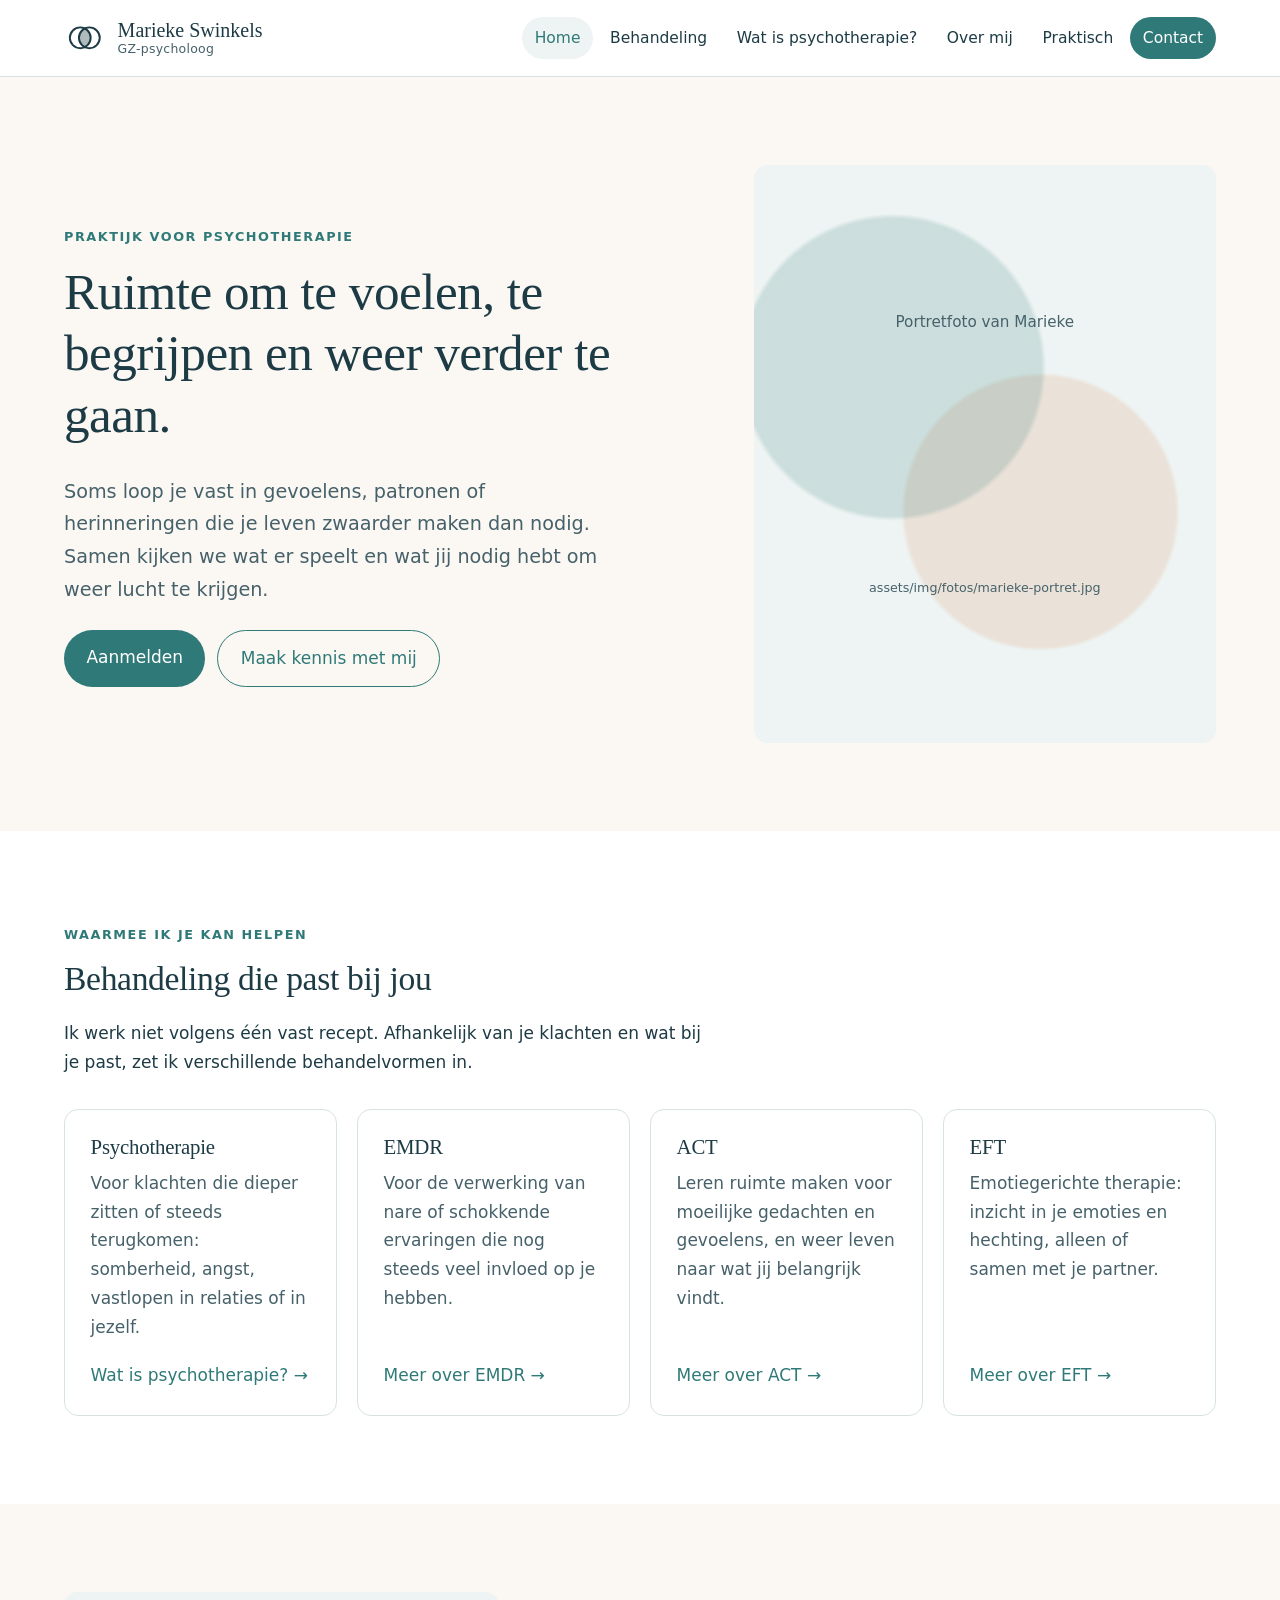
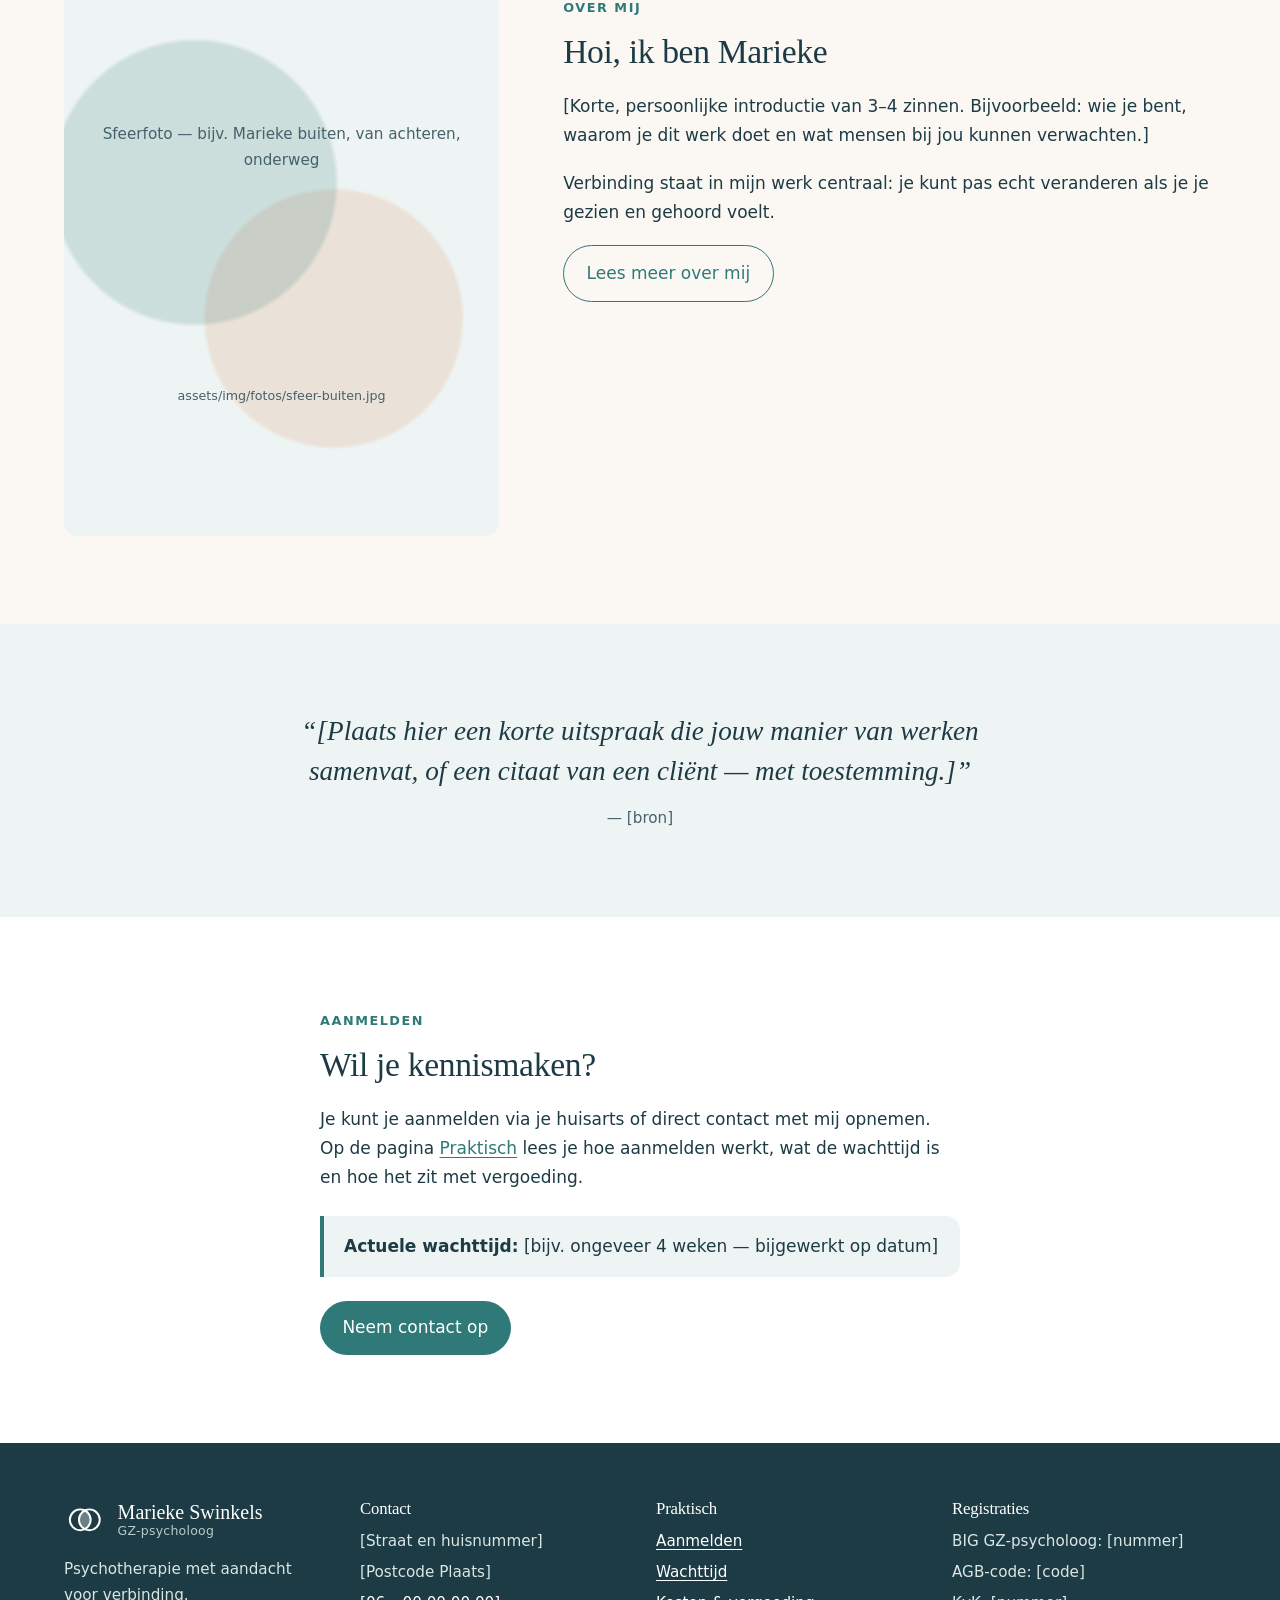
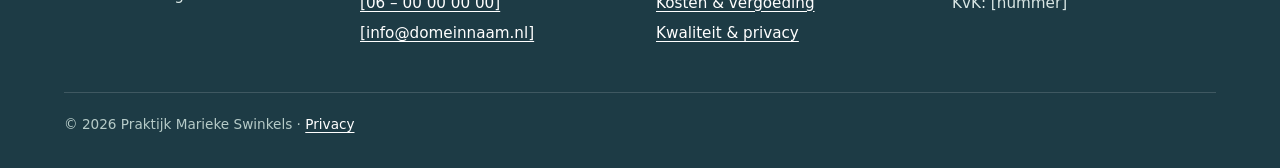
<file: opzet website/index.html>
<!DOCTYPE html>
<html lang="nl">
<head>
  <meta charset="utf-8">
  <meta name="viewport" content="width=device-width, initial-scale=1">
  <title>Marieke Swinkels — GZ-psycholoog</title>
  <meta name="description" content="Praktijk voor psychotherapie. Marieke Swinkels, GZ-psycholoog, werkt onder meer met EMDR, ACT en EFT.">
  <link rel="icon" href="assets/img/favicon.svg" type="image/svg+xml">
  <link rel="stylesheet" href="assets/css/style.css">
</head>
<body>
<a class="skip-link" href="#inhoud">Naar de inhoud</a>
<header class="site-header">
  <div class="container">
    <a class="logo" href="index.html" aria-label="Marieke Swinkels — naar de homepage">
      <svg viewBox="0 0 64 64" aria-hidden="true"><circle cx="25" cy="32" r="16" fill="none" stroke="currentColor" stroke-width="3"/><circle cx="39" cy="32" r="16" fill="none" stroke="currentColor" stroke-width="3"/><path d="M32 17.6A16 16 0 0 1 32 46.4A16 16 0 0 1 32 17.6z" fill="currentColor" opacity=".35"/></svg>
      <span class="logo-tekst"><span class="logo-naam">Marieke Swinkels</span><span class="logo-sub">GZ-psycholoog</span></span>
    </a>
    <button class="nav-toggle" aria-expanded="false" aria-controls="hoofdmenu">Menu</button>
    <nav class="hoofdmenu" id="hoofdmenu" aria-label="Hoofdmenu">
      <ul>
        <li><a href="index.html" aria-current="page">Home</a></li><li><a href="behandeling.html">Behandeling</a></li><li><a href="wat-is-psychotherapie.html">Wat is psychotherapie?</a></li><li><a href="over-mij.html">Over mij</a></li><li><a href="praktisch.html">Praktisch</a></li><li><a href="contact.html" class="knop-menu">Contact</a></li>
      </ul>
    </nav>
  </div>
</header>
<main id="inhoud">
<section class="hero">
  <div class="container">
    <div>
      <span class="label">Praktijk voor psychotherapie</span>
      <h1>Ruimte om te voelen, te begrijpen en weer verder te gaan.</h1>
      <p class="intro">Soms loop je vast in gevoelens, patronen of herinneringen die je leven zwaarder maken dan nodig. Samen kijken we wat er speelt en wat jij nodig hebt om weer lucht te krijgen.</p>
      <div class="knoppen">
        <a class="knop" href="praktisch.html#aanmelden">Aanmelden</a>
        <a class="knop knop-licht" href="over-mij.html">Maak kennis met mij</a>
      </div>
    </div>
    <div class="foto "><div class="foto-placeholder">Portretfoto van Marieke<br><small>assets/img/fotos/marieke-portret.jpg</small></div></div>
  </div>
</section>

<section class="vlak-wit">
  <div class="container">
    <div class="smal">
      <span class="label">Waarmee ik je kan helpen</span>
      <h2>Behandeling die past bij jou</h2>
      <p>Ik werk niet volgens één vast recept. Afhankelijk van je klachten en wat bij je past, zet ik verschillende behandelvormen in.</p>
    </div>
    <div class="kaarten">
      <article class="kaart">
        <h3>Psychotherapie</h3>
        <p>Voor klachten die dieper zitten of steeds terugkomen: somberheid, angst, vastlopen in relaties of in jezelf.</p>
        <a class="meer" href="wat-is-psychotherapie.html">Wat is psychotherapie?</a>
      </article>
      <article class="kaart">
        <h3>EMDR</h3>
        <p>Voor de verwerking van nare of schokkende ervaringen die nog steeds veel invloed op je hebben.</p>
        <a class="meer" href="behandeling.html#emdr">Meer over EMDR</a>
      </article>
      <article class="kaart">
        <h3>ACT</h3>
        <p>Leren ruimte maken voor moeilijke gedachten en gevoelens, en weer leven naar wat jij belangrijk vindt.</p>
        <a class="meer" href="behandeling.html#act">Meer over ACT</a>
      </article>
      <article class="kaart">
        <h3>EFT</h3>
        <p>Emotiegerichte therapie: inzicht in je emoties en hechting, alleen of samen met je partner.</p>
        <a class="meer" href="behandeling.html#eft">Meer over EFT</a>
      </article>
    </div>
  </div>
</section>

<section>
  <div class="container duo">
    <div class="foto "><div class="foto-placeholder">Sfeerfoto — bijv. Marieke buiten, van achteren, onderweg<br><small>assets/img/fotos/sfeer-buiten.jpg</small></div></div>
    <div>
      <span class="label">Over mij</span>
      <h2>Hoi, ik ben Marieke</h2>
      <p>[Korte, persoonlijke introductie van 3–4 zinnen. Bijvoorbeeld: wie je bent, waarom je dit werk doet en wat mensen bij jou kunnen verwachten.]</p>
      <p>Verbinding staat in mijn werk centraal: je kunt pas echt veranderen als je je gezien en gehoord voelt.</p>
      <a class="knop knop-licht" href="over-mij.html">Lees meer over mij</a>
    </div>
  </div>
</section>

<section class="vlak-mist">
  <div class="container">
    <blockquote class="citaat">
      “[Plaats hier een korte uitspraak die jouw manier van werken samenvat, of een citaat van een cliënt — met toestemming.]”
      <cite>— [bron]</cite>
    </blockquote>
  </div>
</section>

<section class="vlak-wit">
  <div class="container smal">
    <span class="label">Aanmelden</span>
    <h2>Wil je kennismaken?</h2>
    <p>Je kunt je aanmelden via je huisarts of direct contact met mij opnemen. Op de pagina <a href="praktisch.html">Praktisch</a> lees je hoe aanmelden werkt, wat de wachttijd is en hoe het zit met vergoeding.</p>
    <div class="melding"><strong>Actuele wachttijd:</strong> [bijv. ongeveer 4 weken — bijgewerkt op datum]</div>
    <div class="knoppen"><a class="knop" href="contact.html">Neem contact op</a></div>
  </div>
</section>
</main>
<footer class="site-footer">
  <div class="container">
    <div class="footer-grid">
      <div>
        <a class="logo" href="index.html"><svg viewBox="0 0 64 64" aria-hidden="true"><circle cx="25" cy="32" r="16" fill="none" stroke="currentColor" stroke-width="3"/><circle cx="39" cy="32" r="16" fill="none" stroke="currentColor" stroke-width="3"/><path d="M32 17.6A16 16 0 0 1 32 46.4A16 16 0 0 1 32 17.6z" fill="currentColor" opacity=".35"/></svg><span class="logo-tekst"><span class="logo-naam">Marieke Swinkels</span><span class="logo-sub">GZ-psycholoog</span></span></a>
        <p>Psychotherapie met aandacht voor verbinding.</p>
      </div>
      <div>
        <h3>Contact</h3>
        <ul>
          <li>[Straat en huisnummer]</li>
          <li>[Postcode Plaats]</li>
          <li><a href="tel:+31600000000">[06 – 00 00 00 00]</a></li>
          <li><a href="mailto:info@example.nl">[info@domeinnaam.nl]</a></li>
        </ul>
      </div>
      <div>
        <h3>Praktisch</h3>
        <ul>
          <li><a href="praktisch.html#aanmelden">Aanmelden</a></li>
          <li><a href="praktisch.html#wachttijd">Wachttijd</a></li>
          <li><a href="praktisch.html#kosten">Kosten &amp; vergoeding</a></li>
          <li><a href="praktisch.html#kwaliteit">Kwaliteit &amp; privacy</a></li>
        </ul>
      </div>
      <div>
        <h3>Registraties</h3>
        <ul>
          <li>BIG GZ-psycholoog: [nummer]</li>
          <li>AGB-code: [code]</li>
          <li>KvK: [nummer]</li>
        </ul>
      </div>
    </div>
    <div class="footer-onder">© <span id="jaar">2026</span> Praktijk Marieke Swinkels · <a href="praktisch.html#kwaliteit">Privacy</a></div>
  </div>
</footer>
<script src="assets/js/main.js"></script>
</body>
</html>
</file>
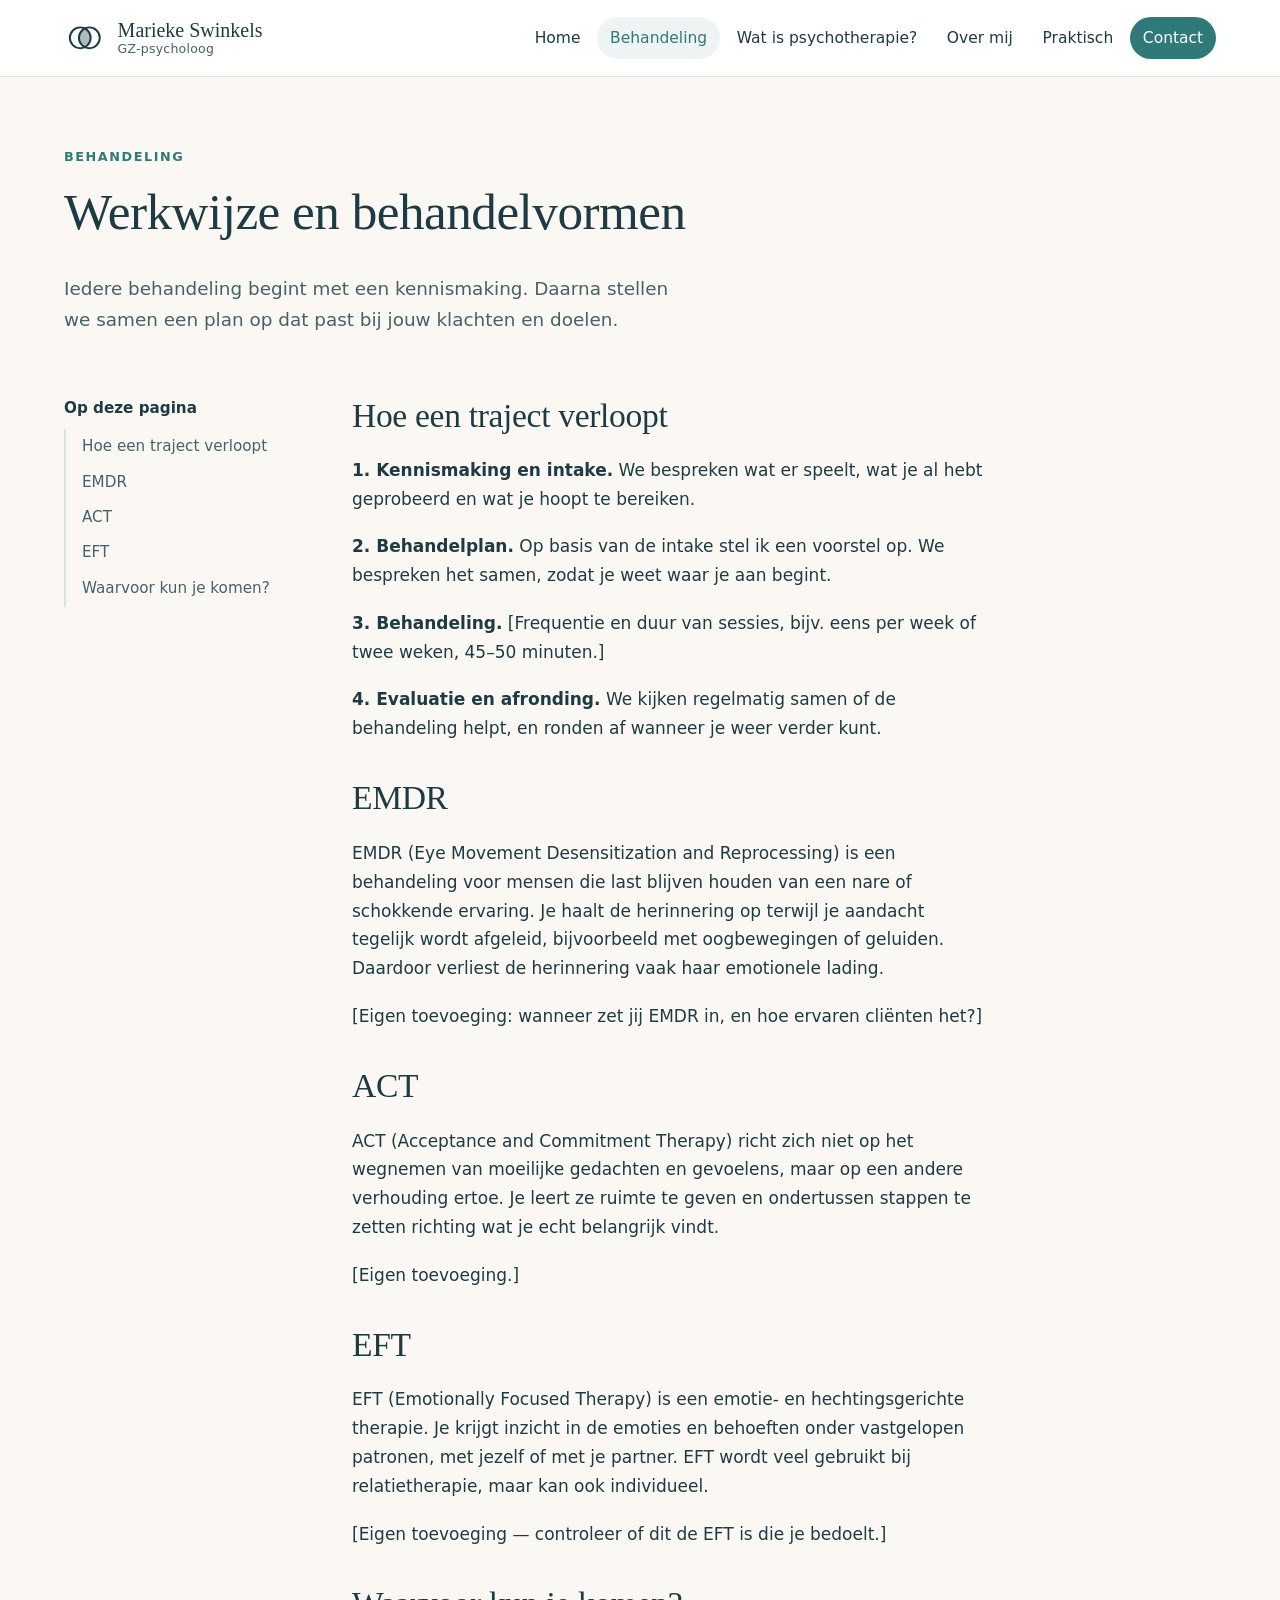
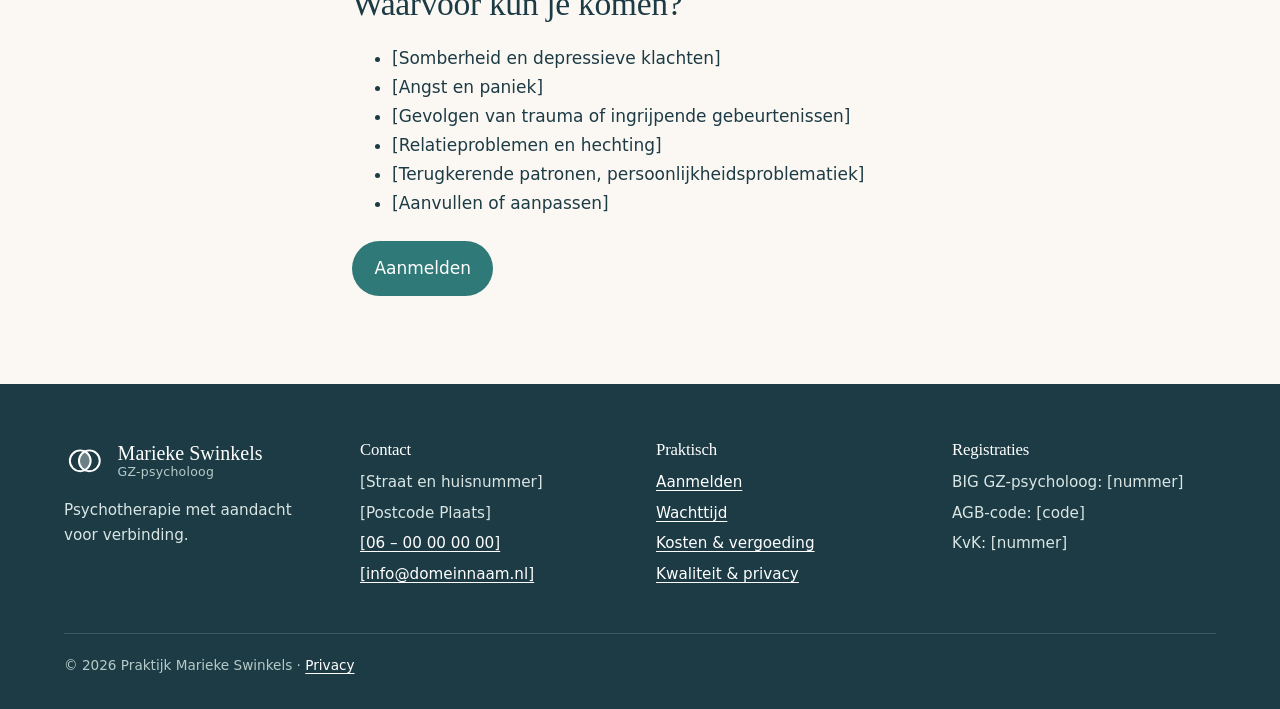
<file: opzet website/behandeling.html>
<!DOCTYPE html>
<html lang="nl">
<head>
  <meta charset="utf-8">
  <meta name="viewport" content="width=device-width, initial-scale=1">
  <title>Behandeling — Marieke Swinkels</title>
  <meta name="description" content="Werkwijze en behandelvormen: psychotherapie, EMDR, ACT en EFT.">
  <link rel="icon" href="assets/img/favicon.svg" type="image/svg+xml">
  <link rel="stylesheet" href="assets/css/style.css">
</head>
<body>
<a class="skip-link" href="#inhoud">Naar de inhoud</a>
<header class="site-header">
  <div class="container">
    <a class="logo" href="index.html" aria-label="Marieke Swinkels — naar de homepage">
      <svg viewBox="0 0 64 64" aria-hidden="true"><circle cx="25" cy="32" r="16" fill="none" stroke="currentColor" stroke-width="3"/><circle cx="39" cy="32" r="16" fill="none" stroke="currentColor" stroke-width="3"/><path d="M32 17.6A16 16 0 0 1 32 46.4A16 16 0 0 1 32 17.6z" fill="currentColor" opacity=".35"/></svg>
      <span class="logo-tekst"><span class="logo-naam">Marieke Swinkels</span><span class="logo-sub">GZ-psycholoog</span></span>
    </a>
    <button class="nav-toggle" aria-expanded="false" aria-controls="hoofdmenu">Menu</button>
    <nav class="hoofdmenu" id="hoofdmenu" aria-label="Hoofdmenu">
      <ul>
        <li><a href="index.html">Home</a></li><li><a href="behandeling.html" aria-current="page">Behandeling</a></li><li><a href="wat-is-psychotherapie.html">Wat is psychotherapie?</a></li><li><a href="over-mij.html">Over mij</a></li><li><a href="praktisch.html">Praktisch</a></li><li><a href="contact.html" class="knop-menu">Contact</a></li>
      </ul>
    </nav>
  </div>
</header>
<main id="inhoud">
<section class="paginakop">
  <div class="container"><span class="label">Behandeling</span><h1>Werkwijze en behandelvormen</h1>
  <p>Iedere behandeling begint met een kennismaking. Daarna stellen we samen een plan op dat past bij jouw klachten en doelen.</p></div>
</section>
<section style="padding-top:1rem">
  <div class="container inhoud-grid">
    <aside class="zijmenu" aria-label="Op deze pagina">
      <p>Op deze pagina</p>
      <ul>
        <li><a href="#werkwijze">Hoe een traject verloopt</a></li>
        <li><a href="#emdr">EMDR</a></li>
        <li><a href="#act">ACT</a></li>
        <li><a href="#eft">EFT</a></li>
        <li><a href="#klachten">Waarvoor kun je komen?</a></li>
      </ul>
    </aside>
    <article class="artikel smal">
      <h2 id="werkwijze">Hoe een traject verloopt</h2>
      <p><strong>1. Kennismaking en intake.</strong> We bespreken wat er speelt, wat je al hebt geprobeerd en wat je hoopt te bereiken.</p>
      <p><strong>2. Behandelplan.</strong> Op basis van de intake stel ik een voorstel op. We bespreken het samen, zodat je weet waar je aan begint.</p>
      <p><strong>3. Behandeling.</strong> [Frequentie en duur van sessies, bijv. eens per week of twee weken, 45–50 minuten.]</p>
      <p><strong>4. Evaluatie en afronding.</strong> We kijken regelmatig samen of de behandeling helpt, en ronden af wanneer je weer verder kunt.</p>

      <h2 id="emdr">EMDR</h2>
      <p>EMDR (Eye Movement Desensitization and Reprocessing) is een behandeling voor mensen die last blijven houden van een nare of schokkende ervaring. Je haalt de herinnering op terwijl je aandacht tegelijk wordt afgeleid, bijvoorbeeld met oogbewegingen of geluiden. Daardoor verliest de herinnering vaak haar emotionele lading.</p>
      <p>[Eigen toevoeging: wanneer zet jij EMDR in, en hoe ervaren cliënten het?]</p>

      <h2 id="act">ACT</h2>
      <p>ACT (Acceptance and Commitment Therapy) richt zich niet op het wegnemen van moeilijke gedachten en gevoelens, maar op een andere verhouding ertoe. Je leert ze ruimte te geven en ondertussen stappen te zetten richting wat je echt belangrijk vindt.</p>
      <p>[Eigen toevoeging.]</p>

      <h2 id="eft">EFT</h2>
      <p>EFT (Emotionally Focused Therapy) is een emotie- en hechtingsgerichte therapie. Je krijgt inzicht in de emoties en behoeften onder vastgelopen patronen, met jezelf of met je partner. EFT wordt veel gebruikt bij relatietherapie, maar kan ook individueel.</p>
      <p>[Eigen toevoeging — controleer of dit de EFT is die je bedoelt.]</p>

      <h2 id="klachten">Waarvoor kun je komen?</h2>
      <ul>
        <li>[Somberheid en depressieve klachten]</li>
        <li>[Angst en paniek]</li>
        <li>[Gevolgen van trauma of ingrijpende gebeurtenissen]</li>
        <li>[Relatieproblemen en hechting]</li>
        <li>[Terugkerende patronen, persoonlijkheidsproblematiek]</li>
        <li>[Aanvullen of aanpassen]</li>
      </ul>
      <div class="knoppen"><a class="knop" href="praktisch.html#aanmelden">Aanmelden</a></div>
    </article>
  </div>
</section>
</main>
<footer class="site-footer">
  <div class="container">
    <div class="footer-grid">
      <div>
        <a class="logo" href="index.html"><svg viewBox="0 0 64 64" aria-hidden="true"><circle cx="25" cy="32" r="16" fill="none" stroke="currentColor" stroke-width="3"/><circle cx="39" cy="32" r="16" fill="none" stroke="currentColor" stroke-width="3"/><path d="M32 17.6A16 16 0 0 1 32 46.4A16 16 0 0 1 32 17.6z" fill="currentColor" opacity=".35"/></svg><span class="logo-tekst"><span class="logo-naam">Marieke Swinkels</span><span class="logo-sub">GZ-psycholoog</span></span></a>
        <p>Psychotherapie met aandacht voor verbinding.</p>
      </div>
      <div>
        <h3>Contact</h3>
        <ul>
          <li>[Straat en huisnummer]</li>
          <li>[Postcode Plaats]</li>
          <li><a href="tel:+31600000000">[06 – 00 00 00 00]</a></li>
          <li><a href="mailto:info@example.nl">[info@domeinnaam.nl]</a></li>
        </ul>
      </div>
      <div>
        <h3>Praktisch</h3>
        <ul>
          <li><a href="praktisch.html#aanmelden">Aanmelden</a></li>
          <li><a href="praktisch.html#wachttijd">Wachttijd</a></li>
          <li><a href="praktisch.html#kosten">Kosten &amp; vergoeding</a></li>
          <li><a href="praktisch.html#kwaliteit">Kwaliteit &amp; privacy</a></li>
        </ul>
      </div>
      <div>
        <h3>Registraties</h3>
        <ul>
          <li>BIG GZ-psycholoog: [nummer]</li>
          <li>AGB-code: [code]</li>
          <li>KvK: [nummer]</li>
        </ul>
      </div>
    </div>
    <div class="footer-onder">© <span id="jaar">2026</span> Praktijk Marieke Swinkels · <a href="praktisch.html#kwaliteit">Privacy</a></div>
  </div>
</footer>
<script src="assets/js/main.js"></script>
</body>
</html>
</file>
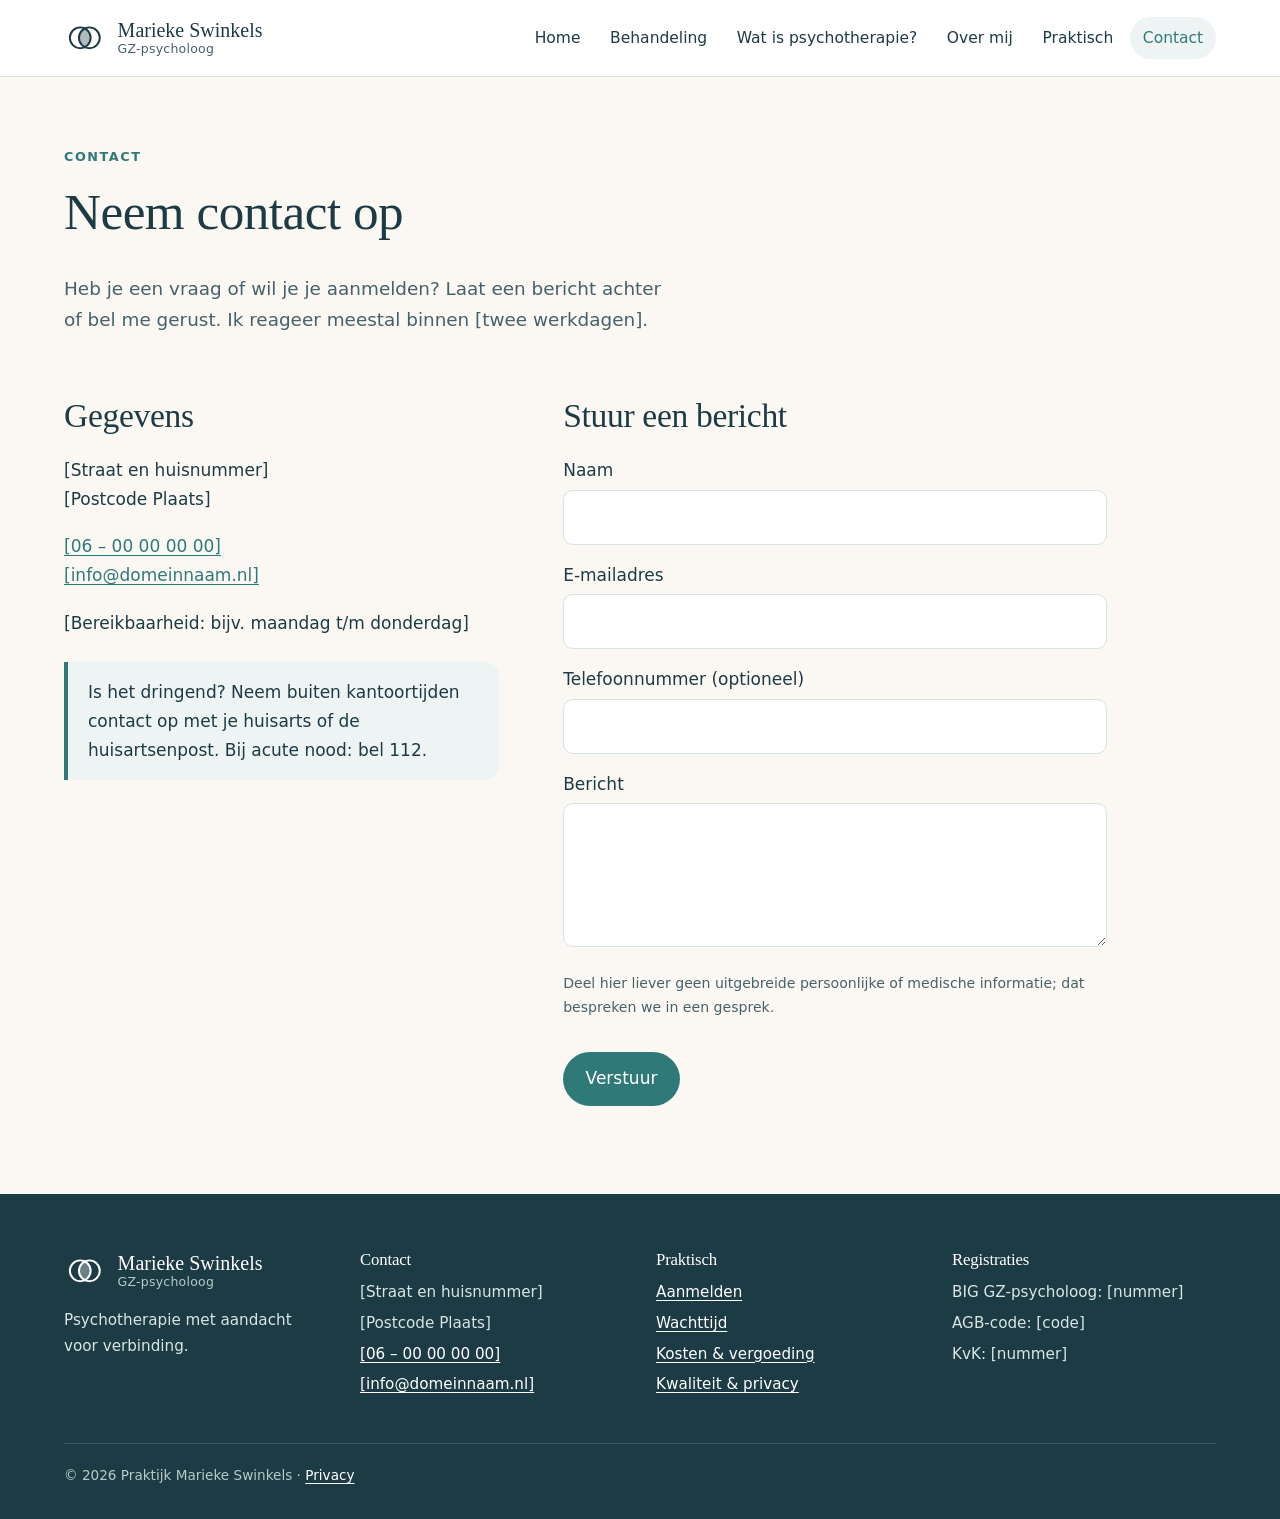
<file: opzet website/contact.html>
<!DOCTYPE html>
<html lang="nl">
<head>
  <meta charset="utf-8">
  <meta name="viewport" content="width=device-width, initial-scale=1">
  <title>Contact — Marieke Swinkels</title>
  <meta name="description" content="Neem contact op met Marieke Swinkels, GZ-psycholoog.">
  <link rel="icon" href="assets/img/favicon.svg" type="image/svg+xml">
  <link rel="stylesheet" href="assets/css/style.css">
</head>
<body>
<a class="skip-link" href="#inhoud">Naar de inhoud</a>
<header class="site-header">
  <div class="container">
    <a class="logo" href="index.html" aria-label="Marieke Swinkels — naar de homepage">
      <svg viewBox="0 0 64 64" aria-hidden="true"><circle cx="25" cy="32" r="16" fill="none" stroke="currentColor" stroke-width="3"/><circle cx="39" cy="32" r="16" fill="none" stroke="currentColor" stroke-width="3"/><path d="M32 17.6A16 16 0 0 1 32 46.4A16 16 0 0 1 32 17.6z" fill="currentColor" opacity=".35"/></svg>
      <span class="logo-tekst"><span class="logo-naam">Marieke Swinkels</span><span class="logo-sub">GZ-psycholoog</span></span>
    </a>
    <button class="nav-toggle" aria-expanded="false" aria-controls="hoofdmenu">Menu</button>
    <nav class="hoofdmenu" id="hoofdmenu" aria-label="Hoofdmenu">
      <ul>
        <li><a href="index.html">Home</a></li><li><a href="behandeling.html">Behandeling</a></li><li><a href="wat-is-psychotherapie.html">Wat is psychotherapie?</a></li><li><a href="over-mij.html">Over mij</a></li><li><a href="praktisch.html">Praktisch</a></li><li><a href="contact.html" class="knop-menu" aria-current="page">Contact</a></li>
      </ul>
    </nav>
  </div>
</header>
<main id="inhoud">
<section class="paginakop">
  <div class="container"><span class="label">Contact</span><h1>Neem contact op</h1>
  <p>Heb je een vraag of wil je je aanmelden? Laat een bericht achter of bel me gerust. Ik reageer meestal binnen [twee werkdagen].</p></div>
</section>
<section style="padding-top:1rem">
  <div class="container duo">
    <div>
      <h2>Gegevens</h2>
      <p>[Straat en huisnummer]<br>[Postcode Plaats]</p>
      <p><a href="tel:+31600000000">[06 – 00 00 00 00]</a><br><a href="mailto:info@example.nl">[info@domeinnaam.nl]</a></p>
      <p>[Bereikbaarheid: bijv. maandag t/m donderdag]</p>
      <div class="melding">Is het dringend? Neem buiten kantoortijden contact op met je huisarts of de huisartsenpost. Bij acute nood: bel 112.</div>
    </div>
    <div>
      <h2>Stuur een bericht</h2>
      <!-- Werkt pas na koppeling met een formulierdienst (zie README). Vraag in dit formulier geen medische details. -->
      <form class="formulier" action="#" method="post">
        <div><label for="naam">Naam</label><input id="naam" name="naam" autocomplete="name" required></div>
        <div><label for="email">E-mailadres</label><input id="email" name="email" type="email" autocomplete="email" required></div>
        <div><label for="telefoon">Telefoonnummer (optioneel)</label><input id="telefoon" name="telefoon" type="tel" autocomplete="tel"></div>
        <div><label for="bericht">Bericht</label><textarea id="bericht" name="bericht" required></textarea></div>
        <p class="klein">Deel hier liever geen uitgebreide persoonlijke of medische informatie; dat bespreken we in een gesprek.</p>
        <div><button class="knop" type="submit" style="border:0;cursor:pointer;font:inherit">Verstuur</button></div>
      </form>
    </div>
  </div>
</section>
</main>
<footer class="site-footer">
  <div class="container">
    <div class="footer-grid">
      <div>
        <a class="logo" href="index.html"><svg viewBox="0 0 64 64" aria-hidden="true"><circle cx="25" cy="32" r="16" fill="none" stroke="currentColor" stroke-width="3"/><circle cx="39" cy="32" r="16" fill="none" stroke="currentColor" stroke-width="3"/><path d="M32 17.6A16 16 0 0 1 32 46.4A16 16 0 0 1 32 17.6z" fill="currentColor" opacity=".35"/></svg><span class="logo-tekst"><span class="logo-naam">Marieke Swinkels</span><span class="logo-sub">GZ-psycholoog</span></span></a>
        <p>Psychotherapie met aandacht voor verbinding.</p>
      </div>
      <div>
        <h3>Contact</h3>
        <ul>
          <li>[Straat en huisnummer]</li>
          <li>[Postcode Plaats]</li>
          <li><a href="tel:+31600000000">[06 – 00 00 00 00]</a></li>
          <li><a href="mailto:info@example.nl">[info@domeinnaam.nl]</a></li>
        </ul>
      </div>
      <div>
        <h3>Praktisch</h3>
        <ul>
          <li><a href="praktisch.html#aanmelden">Aanmelden</a></li>
          <li><a href="praktisch.html#wachttijd">Wachttijd</a></li>
          <li><a href="praktisch.html#kosten">Kosten &amp; vergoeding</a></li>
          <li><a href="praktisch.html#kwaliteit">Kwaliteit &amp; privacy</a></li>
        </ul>
      </div>
      <div>
        <h3>Registraties</h3>
        <ul>
          <li>BIG GZ-psycholoog: [nummer]</li>
          <li>AGB-code: [code]</li>
          <li>KvK: [nummer]</li>
        </ul>
      </div>
    </div>
    <div class="footer-onder">© <span id="jaar">2026</span> Praktijk Marieke Swinkels · <a href="praktisch.html#kwaliteit">Privacy</a></div>
  </div>
</footer>
<script src="assets/js/main.js"></script>
</body>
</html>
</file>
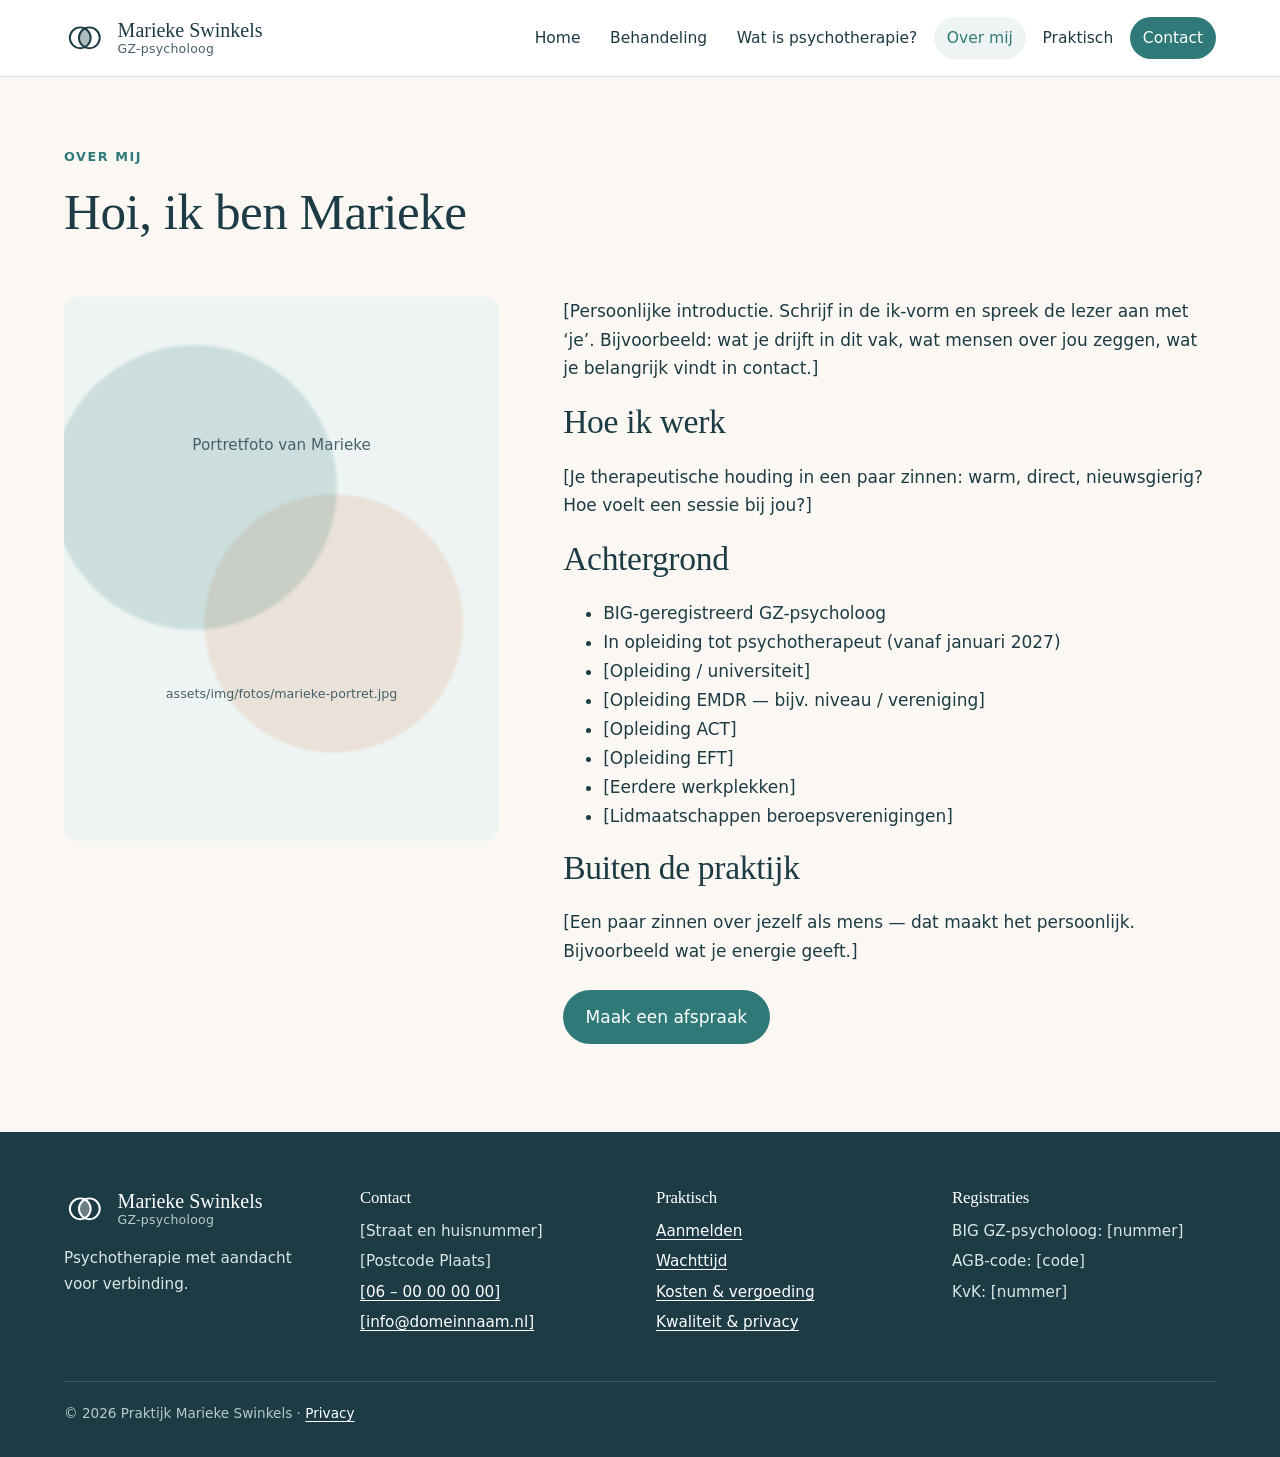
<file: opzet website/over-mij.html>
<!DOCTYPE html>
<html lang="nl">
<head>
  <meta charset="utf-8">
  <meta name="viewport" content="width=device-width, initial-scale=1">
  <title>Over mij — Marieke Swinkels</title>
  <meta name="description" content="Maak kennis met Marieke Swinkels, GZ-psycholoog.">
  <link rel="icon" href="assets/img/favicon.svg" type="image/svg+xml">
  <link rel="stylesheet" href="assets/css/style.css">
</head>
<body>
<a class="skip-link" href="#inhoud">Naar de inhoud</a>
<header class="site-header">
  <div class="container">
    <a class="logo" href="index.html" aria-label="Marieke Swinkels — naar de homepage">
      <svg viewBox="0 0 64 64" aria-hidden="true"><circle cx="25" cy="32" r="16" fill="none" stroke="currentColor" stroke-width="3"/><circle cx="39" cy="32" r="16" fill="none" stroke="currentColor" stroke-width="3"/><path d="M32 17.6A16 16 0 0 1 32 46.4A16 16 0 0 1 32 17.6z" fill="currentColor" opacity=".35"/></svg>
      <span class="logo-tekst"><span class="logo-naam">Marieke Swinkels</span><span class="logo-sub">GZ-psycholoog</span></span>
    </a>
    <button class="nav-toggle" aria-expanded="false" aria-controls="hoofdmenu">Menu</button>
    <nav class="hoofdmenu" id="hoofdmenu" aria-label="Hoofdmenu">
      <ul>
        <li><a href="index.html">Home</a></li><li><a href="behandeling.html">Behandeling</a></li><li><a href="wat-is-psychotherapie.html">Wat is psychotherapie?</a></li><li><a href="over-mij.html" aria-current="page">Over mij</a></li><li><a href="praktisch.html">Praktisch</a></li><li><a href="contact.html" class="knop-menu">Contact</a></li>
      </ul>
    </nav>
  </div>
</header>
<main id="inhoud">
<section class="paginakop">
  <div class="container"><span class="label">Over mij</span><h1>Hoi, ik ben Marieke</h1></div>
</section>
<section style="padding-top:0">
  <div class="container duo">
    <div class="foto "><div class="foto-placeholder">Portretfoto van Marieke<br><small>assets/img/fotos/marieke-portret.jpg</small></div></div>
    <div class="smal">
      <p>[Persoonlijke introductie. Schrijf in de ik-vorm en spreek de lezer aan met ‘je’. Bijvoorbeeld: wat je drijft in dit vak, wat mensen over jou zeggen, wat je belangrijk vindt in contact.]</p>
      <h2>Hoe ik werk</h2>
      <p>[Je therapeutische houding in een paar zinnen: warm, direct, nieuwsgierig? Hoe voelt een sessie bij jou?]</p>
      <h2>Achtergrond</h2>
      <ul>
        <li>BIG-geregistreerd GZ-psycholoog</li>
        <li>In opleiding tot psychotherapeut (vanaf januari 2027)</li>
        <li>[Opleiding / universiteit]</li>
        <li>[Opleiding EMDR — bijv. niveau / vereniging]</li>
        <li>[Opleiding ACT]</li>
        <li>[Opleiding EFT]</li>
        <li>[Eerdere werkplekken]</li>
        <li>[Lidmaatschappen beroepsverenigingen]</li>
      </ul>
      <h2>Buiten de praktijk</h2>
      <p>[Een paar zinnen over jezelf als mens — dat maakt het persoonlijk. Bijvoorbeeld wat je energie geeft.]</p>
      <div class="knoppen"><a class="knop" href="contact.html">Maak een afspraak</a></div>
    </div>
  </div>
</section>
</main>
<footer class="site-footer">
  <div class="container">
    <div class="footer-grid">
      <div>
        <a class="logo" href="index.html"><svg viewBox="0 0 64 64" aria-hidden="true"><circle cx="25" cy="32" r="16" fill="none" stroke="currentColor" stroke-width="3"/><circle cx="39" cy="32" r="16" fill="none" stroke="currentColor" stroke-width="3"/><path d="M32 17.6A16 16 0 0 1 32 46.4A16 16 0 0 1 32 17.6z" fill="currentColor" opacity=".35"/></svg><span class="logo-tekst"><span class="logo-naam">Marieke Swinkels</span><span class="logo-sub">GZ-psycholoog</span></span></a>
        <p>Psychotherapie met aandacht voor verbinding.</p>
      </div>
      <div>
        <h3>Contact</h3>
        <ul>
          <li>[Straat en huisnummer]</li>
          <li>[Postcode Plaats]</li>
          <li><a href="tel:+31600000000">[06 – 00 00 00 00]</a></li>
          <li><a href="mailto:info@example.nl">[info@domeinnaam.nl]</a></li>
        </ul>
      </div>
      <div>
        <h3>Praktisch</h3>
        <ul>
          <li><a href="praktisch.html#aanmelden">Aanmelden</a></li>
          <li><a href="praktisch.html#wachttijd">Wachttijd</a></li>
          <li><a href="praktisch.html#kosten">Kosten &amp; vergoeding</a></li>
          <li><a href="praktisch.html#kwaliteit">Kwaliteit &amp; privacy</a></li>
        </ul>
      </div>
      <div>
        <h3>Registraties</h3>
        <ul>
          <li>BIG GZ-psycholoog: [nummer]</li>
          <li>AGB-code: [code]</li>
          <li>KvK: [nummer]</li>
        </ul>
      </div>
    </div>
    <div class="footer-onder">© <span id="jaar">2026</span> Praktijk Marieke Swinkels · <a href="praktisch.html#kwaliteit">Privacy</a></div>
  </div>
</footer>
<script src="assets/js/main.js"></script>
</body>
</html>
</file>
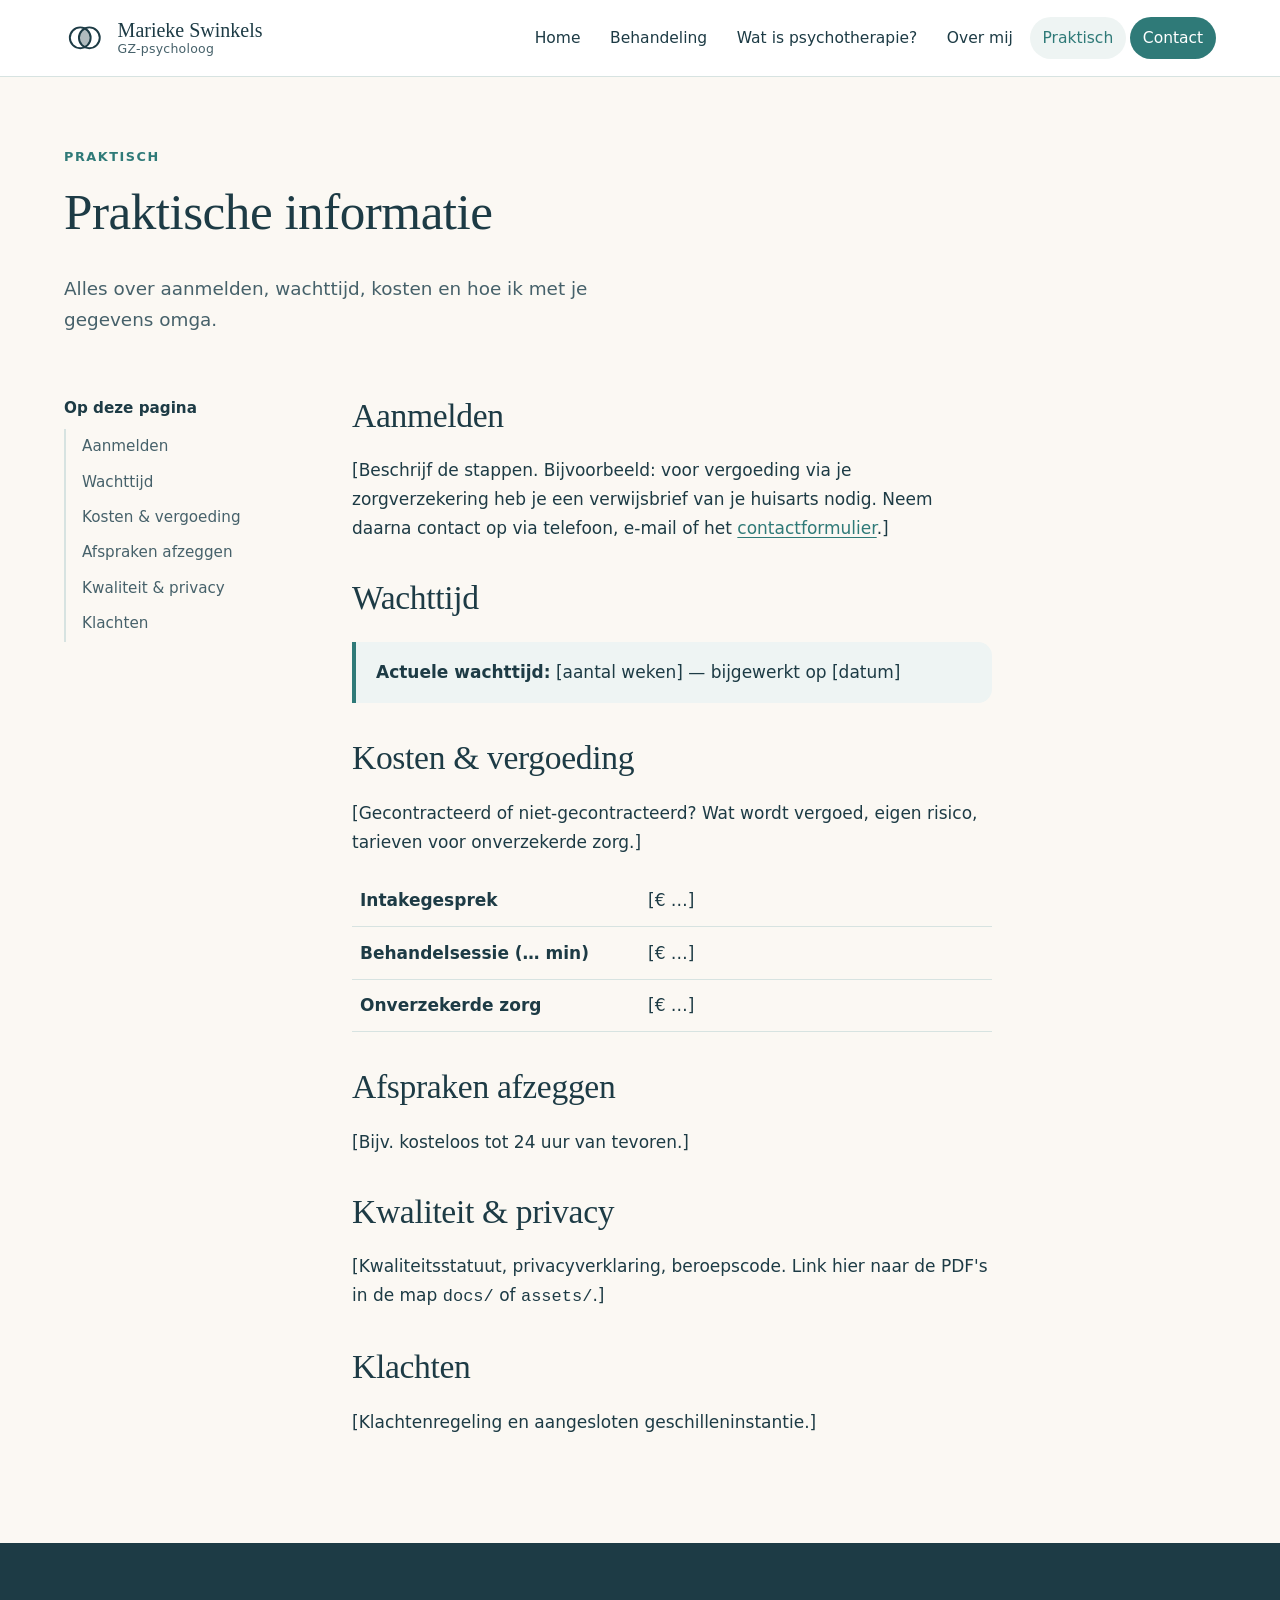
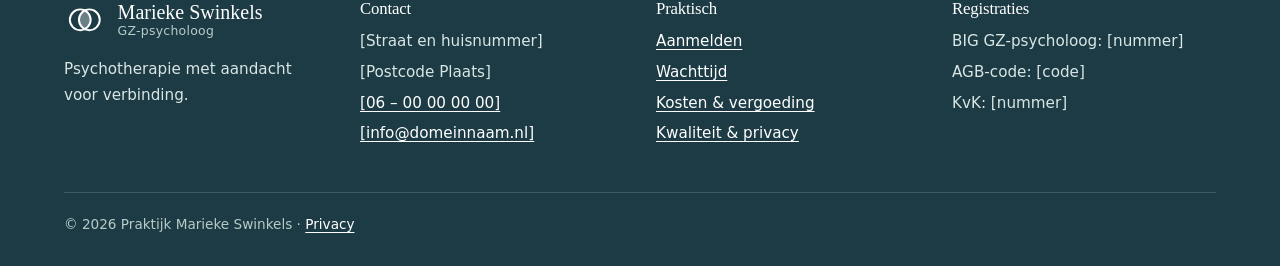
<file: opzet website/praktisch.html>
<!DOCTYPE html>
<html lang="nl">
<head>
  <meta charset="utf-8">
  <meta name="viewport" content="width=device-width, initial-scale=1">
  <title>Praktisch — Marieke Swinkels</title>
  <meta name="description" content="Aanmelden, wachttijd, kosten en vergoeding, kwaliteit en privacy.">
  <link rel="icon" href="assets/img/favicon.svg" type="image/svg+xml">
  <link rel="stylesheet" href="assets/css/style.css">
</head>
<body>
<a class="skip-link" href="#inhoud">Naar de inhoud</a>
<header class="site-header">
  <div class="container">
    <a class="logo" href="index.html" aria-label="Marieke Swinkels — naar de homepage">
      <svg viewBox="0 0 64 64" aria-hidden="true"><circle cx="25" cy="32" r="16" fill="none" stroke="currentColor" stroke-width="3"/><circle cx="39" cy="32" r="16" fill="none" stroke="currentColor" stroke-width="3"/><path d="M32 17.6A16 16 0 0 1 32 46.4A16 16 0 0 1 32 17.6z" fill="currentColor" opacity=".35"/></svg>
      <span class="logo-tekst"><span class="logo-naam">Marieke Swinkels</span><span class="logo-sub">GZ-psycholoog</span></span>
    </a>
    <button class="nav-toggle" aria-expanded="false" aria-controls="hoofdmenu">Menu</button>
    <nav class="hoofdmenu" id="hoofdmenu" aria-label="Hoofdmenu">
      <ul>
        <li><a href="index.html">Home</a></li><li><a href="behandeling.html">Behandeling</a></li><li><a href="wat-is-psychotherapie.html">Wat is psychotherapie?</a></li><li><a href="over-mij.html">Over mij</a></li><li><a href="praktisch.html" aria-current="page">Praktisch</a></li><li><a href="contact.html" class="knop-menu">Contact</a></li>
      </ul>
    </nav>
  </div>
</header>
<main id="inhoud">
<section class="paginakop">
  <div class="container"><span class="label">Praktisch</span><h1>Praktische informatie</h1>
  <p>Alles over aanmelden, wachttijd, kosten en hoe ik met je gegevens omga.</p></div>
</section>
<section style="padding-top:1rem">
  <div class="container inhoud-grid">
    <aside class="zijmenu" aria-label="Op deze pagina">
      <p>Op deze pagina</p>
      <ul>
        <li><a href="#aanmelden">Aanmelden</a></li>
        <li><a href="#wachttijd">Wachttijd</a></li>
        <li><a href="#kosten">Kosten &amp; vergoeding</a></li>
        <li><a href="#afzeggen">Afspraken afzeggen</a></li>
        <li><a href="#kwaliteit">Kwaliteit &amp; privacy</a></li>
        <li><a href="#klachten">Klachten</a></li>
      </ul>
    </aside>
    <article class="artikel smal">
      <h2 id="aanmelden">Aanmelden</h2>
      <p>[Beschrijf de stappen. Bijvoorbeeld: voor vergoeding via je zorgverzekering heb je een verwijsbrief van je huisarts nodig. Neem daarna contact op via telefoon, e-mail of het <a href="contact.html">contactformulier</a>.]</p>

      <h2 id="wachttijd">Wachttijd</h2>
      <div class="melding"><strong>Actuele wachttijd:</strong> [aantal weken] — bijgewerkt op [datum]</div>

      <h2 id="kosten">Kosten &amp; vergoeding</h2>
      <p>[Gecontracteerd of niet-gecontracteerd? Wat wordt vergoed, eigen risico, tarieven voor onverzekerde zorg.]</p>
      <table class="info-tabel">
        <tr><th>Intakegesprek</th><td>[€ …]</td></tr>
        <tr><th>Behandelsessie (… min)</th><td>[€ …]</td></tr>
        <tr><th>Onverzekerde zorg</th><td>[€ …]</td></tr>
      </table>

      <h2 id="afzeggen">Afspraken afzeggen</h2>
      <p>[Bijv. kosteloos tot 24 uur van tevoren.]</p>

      <h2 id="kwaliteit">Kwaliteit &amp; privacy</h2>
      <p>[Kwaliteitsstatuut, privacyverklaring, beroepscode. Link hier naar de PDF's in de map <code>docs/</code> of <code>assets/</code>.]</p>

      <h2 id="klachten">Klachten</h2>
      <p>[Klachtenregeling en aangesloten geschilleninstantie.]</p>
    </article>
  </div>
</section>
</main>
<footer class="site-footer">
  <div class="container">
    <div class="footer-grid">
      <div>
        <a class="logo" href="index.html"><svg viewBox="0 0 64 64" aria-hidden="true"><circle cx="25" cy="32" r="16" fill="none" stroke="currentColor" stroke-width="3"/><circle cx="39" cy="32" r="16" fill="none" stroke="currentColor" stroke-width="3"/><path d="M32 17.6A16 16 0 0 1 32 46.4A16 16 0 0 1 32 17.6z" fill="currentColor" opacity=".35"/></svg><span class="logo-tekst"><span class="logo-naam">Marieke Swinkels</span><span class="logo-sub">GZ-psycholoog</span></span></a>
        <p>Psychotherapie met aandacht voor verbinding.</p>
      </div>
      <div>
        <h3>Contact</h3>
        <ul>
          <li>[Straat en huisnummer]</li>
          <li>[Postcode Plaats]</li>
          <li><a href="tel:+31600000000">[06 – 00 00 00 00]</a></li>
          <li><a href="mailto:info@example.nl">[info@domeinnaam.nl]</a></li>
        </ul>
      </div>
      <div>
        <h3>Praktisch</h3>
        <ul>
          <li><a href="praktisch.html#aanmelden">Aanmelden</a></li>
          <li><a href="praktisch.html#wachttijd">Wachttijd</a></li>
          <li><a href="praktisch.html#kosten">Kosten &amp; vergoeding</a></li>
          <li><a href="praktisch.html#kwaliteit">Kwaliteit &amp; privacy</a></li>
        </ul>
      </div>
      <div>
        <h3>Registraties</h3>
        <ul>
          <li>BIG GZ-psycholoog: [nummer]</li>
          <li>AGB-code: [code]</li>
          <li>KvK: [nummer]</li>
        </ul>
      </div>
    </div>
    <div class="footer-onder">© <span id="jaar">2026</span> Praktijk Marieke Swinkels · <a href="praktisch.html#kwaliteit">Privacy</a></div>
  </div>
</footer>
<script src="assets/js/main.js"></script>
</body>
</html>
</file>
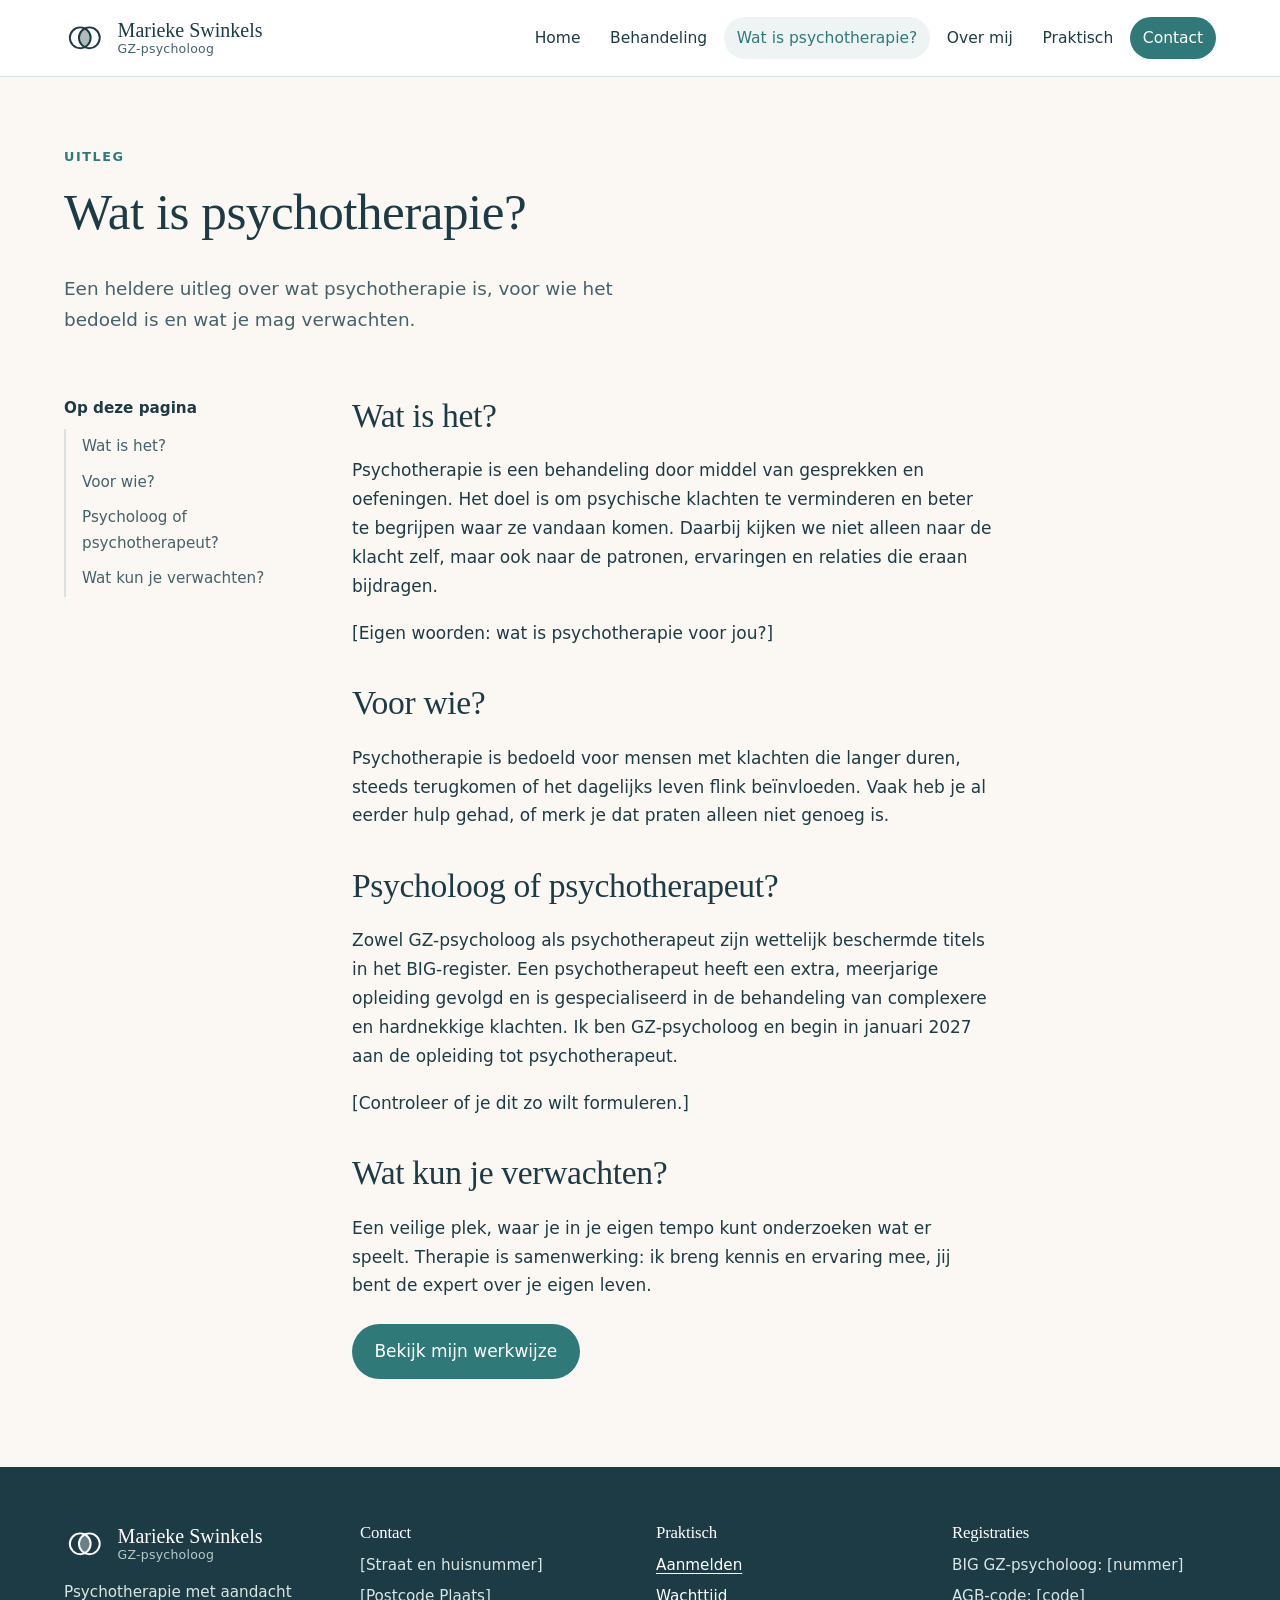
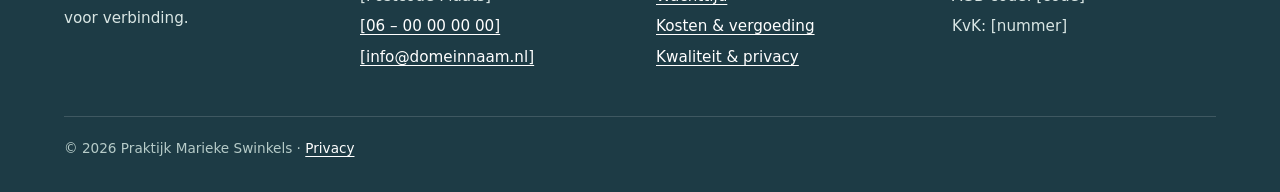
<file: opzet website/wat-is-psychotherapie.html>
<!DOCTYPE html>
<html lang="nl">
<head>
  <meta charset="utf-8">
  <meta name="viewport" content="width=device-width, initial-scale=1">
  <title>Wat is psychotherapie? — Marieke Swinkels</title>
  <meta name="description" content="Uitleg over psychotherapie: wat het is, voor wie het bedoeld is en wat je kunt verwachten.">
  <link rel="icon" href="assets/img/favicon.svg" type="image/svg+xml">
  <link rel="stylesheet" href="assets/css/style.css">
</head>
<body>
<a class="skip-link" href="#inhoud">Naar de inhoud</a>
<header class="site-header">
  <div class="container">
    <a class="logo" href="index.html" aria-label="Marieke Swinkels — naar de homepage">
      <svg viewBox="0 0 64 64" aria-hidden="true"><circle cx="25" cy="32" r="16" fill="none" stroke="currentColor" stroke-width="3"/><circle cx="39" cy="32" r="16" fill="none" stroke="currentColor" stroke-width="3"/><path d="M32 17.6A16 16 0 0 1 32 46.4A16 16 0 0 1 32 17.6z" fill="currentColor" opacity=".35"/></svg>
      <span class="logo-tekst"><span class="logo-naam">Marieke Swinkels</span><span class="logo-sub">GZ-psycholoog</span></span>
    </a>
    <button class="nav-toggle" aria-expanded="false" aria-controls="hoofdmenu">Menu</button>
    <nav class="hoofdmenu" id="hoofdmenu" aria-label="Hoofdmenu">
      <ul>
        <li><a href="index.html">Home</a></li><li><a href="behandeling.html">Behandeling</a></li><li><a href="wat-is-psychotherapie.html" aria-current="page">Wat is psychotherapie?</a></li><li><a href="over-mij.html">Over mij</a></li><li><a href="praktisch.html">Praktisch</a></li><li><a href="contact.html" class="knop-menu">Contact</a></li>
      </ul>
    </nav>
  </div>
</header>
<main id="inhoud">
<section class="paginakop">
  <div class="container"><span class="label">Uitleg</span><h1>Wat is psychotherapie?</h1>
  <p>Een heldere uitleg over wat psychotherapie is, voor wie het bedoeld is en wat je mag verwachten.</p></div>
</section>
<section style="padding-top:1rem">
  <div class="container inhoud-grid">
    <aside class="zijmenu" aria-label="Op deze pagina">
      <p>Op deze pagina</p>
      <ul>
        <li><a href="#wat">Wat is het?</a></li>
        <li><a href="#voor-wie">Voor wie?</a></li>
        <li><a href="#verschil">Psycholoog of psychotherapeut?</a></li>
        <li><a href="#verwachten">Wat kun je verwachten?</a></li>
      </ul>
    </aside>
    <article class="artikel smal">
      <h2 id="wat">Wat is het?</h2>
      <p>Psychotherapie is een behandeling door middel van gesprekken en oefeningen. Het doel is om psychische klachten te verminderen en beter te begrijpen waar ze vandaan komen. Daarbij kijken we niet alleen naar de klacht zelf, maar ook naar de patronen, ervaringen en relaties die eraan bijdragen.</p>
      <p>[Eigen woorden: wat is psychotherapie voor jou?]</p>

      <h2 id="voor-wie">Voor wie?</h2>
      <p>Psychotherapie is bedoeld voor mensen met klachten die langer duren, steeds terugkomen of het dagelijks leven flink beïnvloeden. Vaak heb je al eerder hulp gehad, of merk je dat praten alleen niet genoeg is.</p>

      <h2 id="verschil">Psycholoog of psychotherapeut?</h2>
      <p>Zowel GZ-psycholoog als psychotherapeut zijn wettelijk beschermde titels in het BIG-register. Een psychotherapeut heeft een extra, meerjarige opleiding gevolgd en is gespecialiseerd in de behandeling van complexere en hardnekkige klachten. Ik ben GZ-psycholoog en begin in januari 2027 aan de opleiding tot psychotherapeut.</p>
      <p>[Controleer of je dit zo wilt formuleren.]</p>

      <h2 id="verwachten">Wat kun je verwachten?</h2>
      <p>Een veilige plek, waar je in je eigen tempo kunt onderzoeken wat er speelt. Therapie is samenwerking: ik breng kennis en ervaring mee, jij bent de expert over je eigen leven.</p>
      <div class="knoppen"><a class="knop" href="behandeling.html">Bekijk mijn werkwijze</a></div>
    </article>
  </div>
</section>
</main>
<footer class="site-footer">
  <div class="container">
    <div class="footer-grid">
      <div>
        <a class="logo" href="index.html"><svg viewBox="0 0 64 64" aria-hidden="true"><circle cx="25" cy="32" r="16" fill="none" stroke="currentColor" stroke-width="3"/><circle cx="39" cy="32" r="16" fill="none" stroke="currentColor" stroke-width="3"/><path d="M32 17.6A16 16 0 0 1 32 46.4A16 16 0 0 1 32 17.6z" fill="currentColor" opacity=".35"/></svg><span class="logo-tekst"><span class="logo-naam">Marieke Swinkels</span><span class="logo-sub">GZ-psycholoog</span></span></a>
        <p>Psychotherapie met aandacht voor verbinding.</p>
      </div>
      <div>
        <h3>Contact</h3>
        <ul>
          <li>[Straat en huisnummer]</li>
          <li>[Postcode Plaats]</li>
          <li><a href="tel:+31600000000">[06 – 00 00 00 00]</a></li>
          <li><a href="mailto:info@example.nl">[info@domeinnaam.nl]</a></li>
        </ul>
      </div>
      <div>
        <h3>Praktisch</h3>
        <ul>
          <li><a href="praktisch.html#aanmelden">Aanmelden</a></li>
          <li><a href="praktisch.html#wachttijd">Wachttijd</a></li>
          <li><a href="praktisch.html#kosten">Kosten &amp; vergoeding</a></li>
          <li><a href="praktisch.html#kwaliteit">Kwaliteit &amp; privacy</a></li>
        </ul>
      </div>
      <div>
        <h3>Registraties</h3>
        <ul>
          <li>BIG GZ-psycholoog: [nummer]</li>
          <li>AGB-code: [code]</li>
          <li>KvK: [nummer]</li>
        </ul>
      </div>
    </div>
    <div class="footer-onder">© <span id="jaar">2026</span> Praktijk Marieke Swinkels · <a href="praktisch.html#kwaliteit">Privacy</a></div>
  </div>
</footer>
<script src="assets/js/main.js"></script>
</body>
</html>
</file>
<file: opzet website/assets/css/style.css>
/* ==========================================================
   Praktijk Marieke Swinkels — basisstijl
   Licht, helder, persoonlijk. Geen taupe, geen 'magazine-look'.
   Pas kleuren aan in :root — de rest volgt automatisch.
   ========================================================== */

:root {
  /* Kleuren */
  --inkt:        #1d3b45;   /* diep blauwgroen: tekst & logo */
  --inkt-zacht:  #46616a;   /* secundaire tekst */
  --accent:      #2f7a78;   /* zeegroen: links, knoppen */
  --accent-warm: #d98e5f;   /* zacht terracotta: kleine accenten */
  --mist:        #eef4f3;   /* lichte achtergrondvlakken */
  --zand:        #fbf8f3;   /* warme, bijna-witte basis */
  --wit:         #ffffff;
  --lijn:        #d7e3e1;

  /* Typografie (systeemfonts; zie README om een webfont lokaal te hosten) */
  --font-kop:  "Iowan Old Style", "Palatino Linotype", Palatino, Georgia, serif;
  --font-tekst: system-ui, -apple-system, "Segoe UI", Roboto, "Helvetica Neue", Arial, sans-serif;

  --max: 72rem;
  --tekstbreedte: 40rem;
  --radius: 14px;
}

*, *::before, *::after { box-sizing: border-box; }

html { scroll-behavior: smooth; }

body {
  margin: 0;
  font-family: var(--font-tekst);
  font-size: 1.0625rem;
  line-height: 1.7;
  color: var(--inkt);
  background: var(--zand);
  -webkit-font-smoothing: antialiased;
}

img { max-width: 100%; display: block; }

a { color: var(--accent); text-underline-offset: .2em; }
a:hover { color: var(--inkt); }

h1, h2, h3 {
  font-family: var(--font-kop);
  font-weight: 500;
  line-height: 1.2;
  letter-spacing: -0.01em;
  margin: 0 0 .6em;
}
h1 { font-size: clamp(2.1rem, 4.5vw, 3.2rem); }
h2 { font-size: clamp(1.6rem, 3vw, 2.1rem); }
h3 { font-size: 1.3rem; }

p { margin: 0 0 1.1em; }

.container { width: min(100% - 2.5rem, var(--max)); margin-inline: auto; }
.smal      { max-width: var(--tekstbreedte); }

.skip-link {
  position: absolute; left: -999px; top: 0;
  background: var(--inkt); color: var(--wit); padding: .5rem 1rem;
}
.skip-link:focus { left: 1rem; z-index: 100; }

:focus-visible { outline: 3px solid var(--accent-warm); outline-offset: 3px; }

/* ---------- Header & navigatie ---------- */
.site-header {
  background: var(--wit);
  border-bottom: 1px solid var(--lijn);
  position: sticky; top: 0; z-index: 50;
}
.site-header .container {
  display: flex; align-items: center; justify-content: space-between;
  min-height: 4.75rem; gap: 1rem;
}

.logo {
  display: flex; align-items: center; gap: .75rem;
  text-decoration: none; color: var(--inkt);
}
.logo svg { width: 2.6rem; height: 2.6rem; flex: none; }
.logo-tekst { display: flex; flex-direction: column; line-height: 1.15; }
.logo-naam { font-family: var(--font-kop); font-size: 1.25rem; }
.logo-sub  { font-size: .78rem; color: var(--inkt-zacht); letter-spacing: .02em; }

.nav-toggle {
  display: none;
  background: none; border: 1px solid var(--lijn); border-radius: 999px;
  padding: .45rem .9rem; font: inherit; font-size: .95rem; color: var(--inkt); cursor: pointer;
}

.hoofdmenu ul { list-style: none; margin: 0; padding: 0; display: flex; gap: .25rem; }
.hoofdmenu a {
  display: block; padding: .5rem .8rem; border-radius: 999px;
  text-decoration: none; color: var(--inkt); font-size: .97rem;
}
.hoofdmenu a:hover { background: var(--mist); }
.hoofdmenu a[aria-current="page"] { background: var(--mist); color: var(--accent); }
.hoofdmenu .knop-menu { background: var(--accent); color: var(--wit); }
.hoofdmenu .knop-menu:hover { background: var(--inkt); color: var(--wit); }

@media (max-width: 860px) {
  .nav-toggle { display: inline-block; }
  .hoofdmenu {
    display: none;
    position: absolute; left: 0; right: 0; top: 100%;
    background: var(--wit); border-bottom: 1px solid var(--lijn);
  }
  .hoofdmenu.open { display: block; }
  .hoofdmenu ul { flex-direction: column; padding: .75rem 1.25rem 1.25rem; }
}

/* ---------- Knoppen ---------- */
.knop {
  display: inline-block; padding: .8rem 1.4rem; border-radius: 999px;
  background: var(--accent); color: var(--wit); text-decoration: none; font-weight: 500;
  transition: background .2s;
}
.knop:hover { background: var(--inkt); color: var(--wit); }
.knop-licht { background: transparent; color: var(--accent); border: 1.5px solid var(--accent); }
.knop-licht:hover { background: var(--accent); color: var(--wit); }
.knoppen { display: flex; flex-wrap: wrap; gap: .75rem; margin-top: 1.5rem; }

/* ---------- Secties ---------- */
section { padding: clamp(3rem, 7vw, 5.5rem) 0; }
.vlak-mist { background: var(--mist); }
.vlak-wit  { background: var(--wit); }

.label {
  display: inline-block; font-size: .8rem; letter-spacing: .12em; text-transform: uppercase;
  color: var(--accent); margin-bottom: .8rem; font-weight: 600;
}

/* Hero */
.hero .container {
  display: grid; grid-template-columns: 1.15fr .85fr; gap: clamp(2rem, 5vw, 4rem); align-items: center;
}
.hero p.intro { font-size: 1.2rem; color: var(--inkt-zacht); max-width: 34rem; }
@media (max-width: 860px) { .hero .container { grid-template-columns: 1fr; } }

/* Foto-plaatshouders: vervang door <img> zodra er foto's zijn */
.foto {
  border-radius: var(--radius); overflow: hidden; background: var(--mist);
  aspect-ratio: 4 / 5; position: relative;
}
.foto img { width: 100%; height: 100%; object-fit: cover; }
.foto.breed { aspect-ratio: 16 / 7; }
.foto-placeholder {
  position: absolute; inset: 0; display: grid; place-items: center; text-align: center;
  padding: 1.5rem; color: var(--inkt-zacht); font-size: .95rem;
  background:
    radial-gradient(circle at 30% 35%, rgba(47,122,120,.18) 0 30%, transparent 31%),
    radial-gradient(circle at 62% 60%, rgba(217,142,95,.18) 0 30%, transparent 31%),
    var(--mist);
}

/* Twee kolommen: foto + tekst (Over mij) */
.duo { display: grid; grid-template-columns: .8fr 1.2fr; gap: clamp(2rem, 5vw, 4rem); align-items: start; }
@media (max-width: 860px) { .duo { grid-template-columns: 1fr; } }

/* Kaarten (behandelvormen / aanbod) */
.kaarten { display: grid; grid-template-columns: repeat(auto-fit, minmax(15rem, 1fr)); gap: 1.25rem; margin-top: 2rem; }
.kaart {
  background: var(--wit); border: 1px solid var(--lijn); border-radius: var(--radius);
  padding: 1.6rem; display: flex; flex-direction: column;
}
.kaart h3 { margin-bottom: .4em; }
.kaart p { color: var(--inkt-zacht); flex: 1; }
.kaart a.meer { font-weight: 500; text-decoration: none; }
.kaart a.meer::after { content: " →"; }
.kaart .stip { width: 2.2rem; height: 2.2rem; margin-bottom: 1rem; color: var(--accent); }

/* Citaat */
.citaat {
  font-family: var(--font-kop); font-size: clamp(1.3rem, 2.4vw, 1.7rem); line-height: 1.45;
  max-width: 44rem; margin: 0 auto; text-align: center; font-style: italic;
}
.citaat cite { display: block; margin-top: 1rem; font-family: var(--font-tekst); font-style: normal; font-size: .95rem; color: var(--inkt-zacht); }

/* Pagina-kop voor subpagina's */
.paginakop { padding: clamp(2.5rem, 6vw, 4rem) 0 1.5rem; }
.paginakop p { font-size: 1.15rem; color: var(--inkt-zacht); max-width: 38rem; }

/* Inhoudspagina met zijmenu (zoals Budde: makkelijk navigeren binnen een onderwerp) */
.inhoud-grid { display: grid; grid-template-columns: 14rem 1fr; gap: clamp(2rem, 5vw, 4rem); }
.zijmenu { position: sticky; top: 6.5rem; align-self: start; font-size: .95rem; }
.zijmenu p { font-weight: 600; margin-bottom: .5rem; }
.zijmenu ul { list-style: none; padding: 0; margin: 0; border-left: 2px solid var(--lijn); }
.zijmenu a { display: block; padding: .3rem 0 .3rem 1rem; text-decoration: none; color: var(--inkt-zacht); }
.zijmenu a:hover { color: var(--accent); }
.artikel h2 { margin-top: 2.2rem; scroll-margin-top: 6.5rem; }
.artikel h2:first-child { margin-top: 0; }
@media (max-width: 860px) { .inhoud-grid { grid-template-columns: 1fr; } .zijmenu { position: static; } }

/* Info-tabel (tarieven e.d.) */
.info-tabel { width: 100%; border-collapse: collapse; margin: 1rem 0 1.5rem; }
.info-tabel th, .info-tabel td { text-align: left; padding: .7rem .5rem; border-bottom: 1px solid var(--lijn); vertical-align: top; }
.info-tabel th { font-weight: 600; width: 45%; }

.melding {
  background: var(--mist); border-left: 4px solid var(--accent);
  padding: 1rem 1.25rem; border-radius: 0 var(--radius) var(--radius) 0; margin: 1.5rem 0;
}

/* Formulier */
.formulier { display: grid; gap: 1rem; max-width: 34rem; }
.formulier label { font-weight: 500; display: block; margin-bottom: .3rem; }
.formulier input, .formulier textarea {
  width: 100%; padding: .75rem .9rem; border: 1px solid var(--lijn); border-radius: 10px;
  font: inherit; background: var(--wit); color: var(--inkt);
}
.formulier textarea { min-height: 9rem; resize: vertical; }
.formulier .klein { font-size: .88rem; color: var(--inkt-zacht); }

/* Footer */
.site-footer { background: var(--inkt); color: #d9e6e4; padding: 3.5rem 0 2rem; font-size: .95rem; }
.site-footer a { color: var(--wit); }
.footer-grid { display: grid; grid-template-columns: repeat(auto-fit, minmax(13rem, 1fr)); gap: 2rem; }
.site-footer h3 { font-size: 1.05rem; color: var(--wit); }
.site-footer ul { list-style: none; padding: 0; margin: 0; }
.site-footer li { margin-bottom: .3rem; }
.site-footer .logo { color: var(--wit); margin-bottom: 1rem; }
.site-footer .logo-sub { color: #b6cbc8; }
.footer-onder { border-top: 1px solid rgba(255,255,255,.15); margin-top: 2.5rem; padding-top: 1.25rem; font-size: .85rem; color: #b6cbc8; }
</file>
